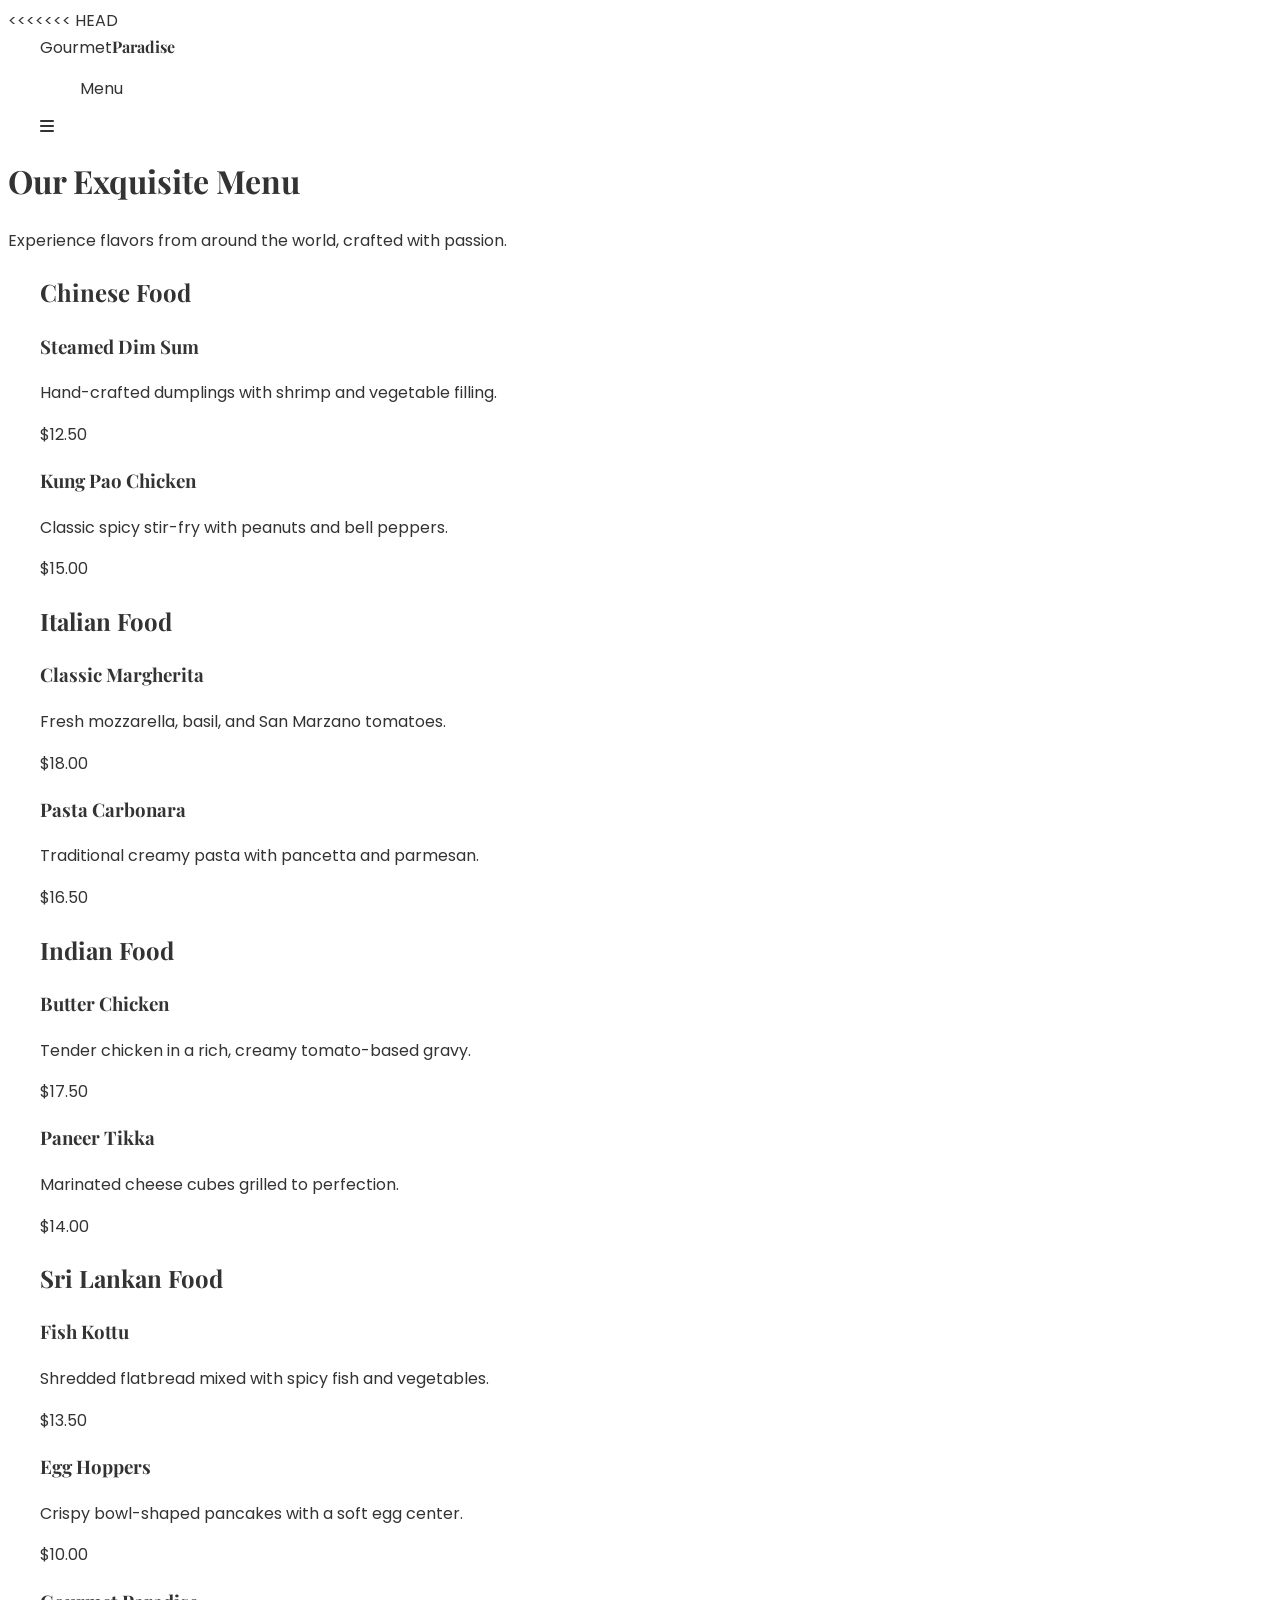
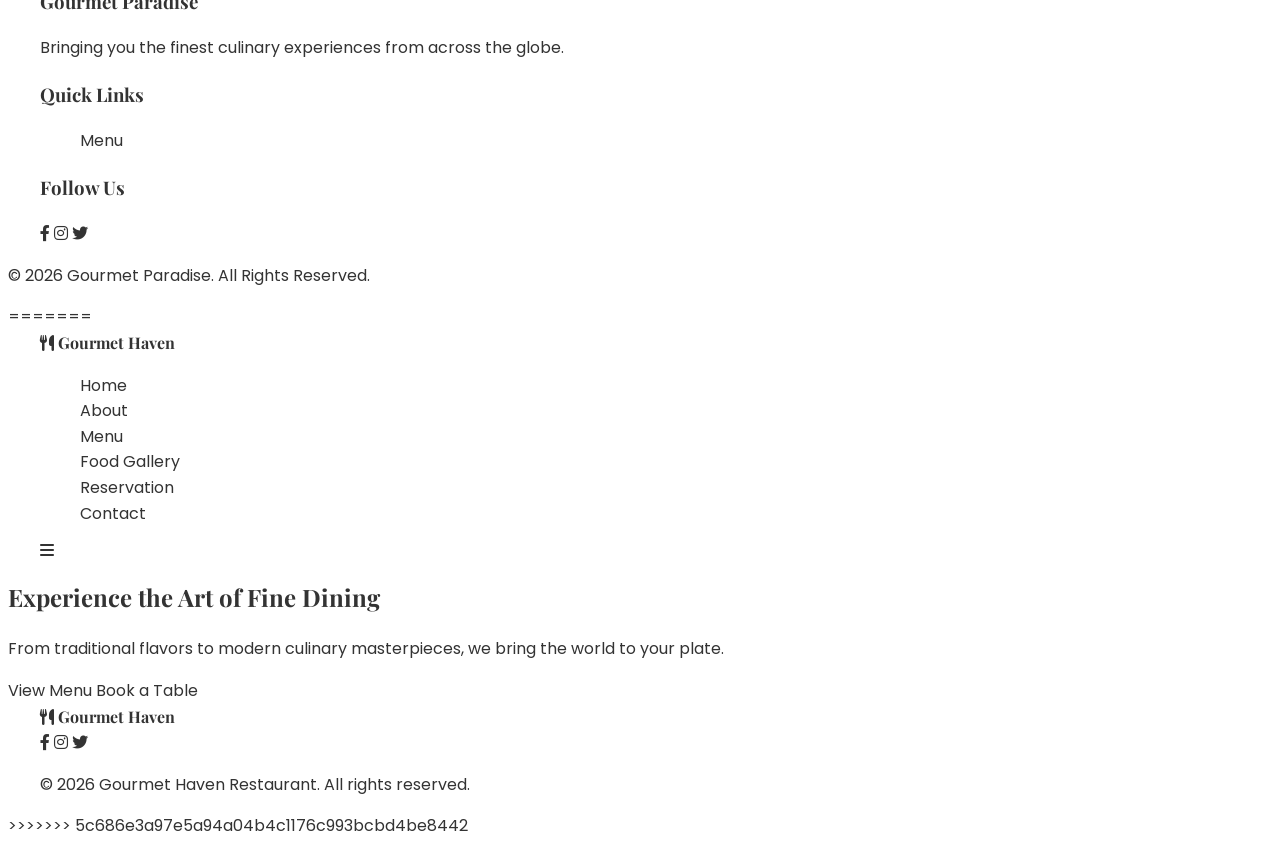
<file: index.html>
<<<<<<< HEAD
<!DOCTYPE html>
<html lang="en">
<head>
    <meta charset="UTF-8">
    <meta name="viewport" content="width=device-width, initial-scale=1.0">
    <title>Gourmet Paradise | Menu</title>
    <link rel="stylesheet" href="style.css">
    <link rel="stylesheet" href="https://cdnjs.cloudflare.com/ajax/libs/font-awesome/6.0.0/css/all.min.css">
</head>
<body>

    <!-- Navigation Bar -->
    <nav class="navbar">
        <div class="container">
            <a href="#" class="logo">Gourmet<span>Paradise</span></a>
            <ul class="nav-links">
                <li><a href="#" class="active">Menu</a></li>
            </ul>
            <div class="menu-btn">
                <i class="fas fa-bars"></i>
            </div>
        </div>
    </nav>

    <!-- Hero Section -->
    <header class="hero">
        <div class="hero-content">
            <h1>Our Exquisite Menu</h1>
            <p>Experience flavors from around the world, crafted with passion.</p>
        </div>
    </header>

    <!-- Menu Section -->
    <section class="menu-section">
        <div class="container">
            
            <!-- Chinese Food -->
            <div class="category-group">
                <h2 class="category-title">Chinese Food</h2>
                <div class="menu-grid">
                    <div class="menu-card">
                        <div class="card-content">
                            <h3>Steamed Dim Sum</h3>
                            <p>Hand-crafted dumplings with shrimp and vegetable filling.</p>
                            <span class="price">$12.50</span>
                        </div>
                    </div>
                    <div class="menu-card">
                        <div class="card-content">
                            <h3>Kung Pao Chicken</h3>
                            <p>Classic spicy stir-fry with peanuts and bell peppers.</p>
                            <span class="price">$15.00</span>
                        </div>
                    </div>
                </div>
            </div>

            <!-- Italian Food -->
            <div class="category-group">
                <h2 class="category-title">Italian Food</h2>
                <div class="menu-grid">
                    <div class="menu-card">
                        <div class="card-content">
                            <h3>Classic Margherita</h3>
                            <p>Fresh mozzarella, basil, and San Marzano tomatoes.</p>
                            <span class="price">$18.00</span>
                        </div>
                    </div>
                    <div class="menu-card">
                        <div class="card-content">
                            <h3>Pasta Carbonara</h3>
                            <p>Traditional creamy pasta with pancetta and parmesan.</p>
                            <span class="price">$16.50</span>
                        </div>
                    </div>
                </div>
            </div>

            <!-- Indian Food -->
            <div class="category-group">
                <h2 class="category-title">Indian Food</h2>
                <div class="menu-grid">
                    <div class="menu-card">
                        <div class="card-content">
                            <h3>Butter Chicken</h3>
                            <p>Tender chicken in a rich, creamy tomato-based gravy.</p>
                            <span class="price">$17.50</span>
                        </div>
                    </div>
                    <div class="menu-card">
                        <div class="card-content">
                            <h3>Paneer Tikka</h3>
                            <p>Marinated cheese cubes grilled to perfection.</p>
                            <span class="price">$14.00</span>
                        </div>
                    </div>
                </div>
            </div>

            <!-- Sri Lankan Food -->
            <div class="category-group">
                <h2 class="category-title">Sri Lankan Food</h2>
                <div class="menu-grid">
                    <div class="menu-card">
                        <div class="card-content">
                            <h3>Fish Kottu</h3>
                            <p>Shredded flatbread mixed with spicy fish and vegetables.</p>
                            <span class="price">$13.50</span>
                        </div>
                    </div>
                    <div class="menu-card">
                        <div class="card-content">
                            <h3>Egg Hoppers</h3>
                            <p>Crispy bowl-shaped pancakes with a soft egg center.</p>
                            <span class="price">$10.00</span>
                        </div>
                    </div>
                </div>
            </div>

        </div>
    </section>

    <!-- Footer -->
    <footer>
        <div class="container footer-content">
            <div class="footer-section">
                <h3>Gourmet Paradise</h3>
                <p>Bringing you the finest culinary experiences from across the globe.</p>
            </div>
            <div class="footer-section">
                <h3>Quick Links</h3>
                <ul>
                    <li><a href="#">Menu</a></li>
                </ul>
            </div>
            <div class="footer-section">
                <h3>Follow Us</h3>
                <div class="socials">
                    <a href="#"><i class="fab fa-facebook-f"></i></a>
                    <a href="#"><i class="fab fa-instagram"></i></a>
                    <a href="#"><i class="fab fa-twitter"></i></a>
                </div>
            </div>
        </div>
        <div class="footer-bottom">
            <p>&copy; 2026 Gourmet Paradise. All Rights Reserved.</p>
        </div>
    </footer>

    <script src="script.js"></script>
</body>
=======
<!doctype html>
<html lang="en">
  <head>
    <meta charset="UTF-8" />
    <meta name="viewport" content="width=device-width, initial-scale=1.0" />
    <title>Gourmet Haven | Exquisite Dining Experience</title>
    <link rel="stylesheet" href="style.css" />
    <link
      rel="stylesheet"
      href="https://cdnjs.cloudflare.com/ajax/libs/font-awesome/6.0.0/css/all.min.css"
    />
    <link
      href="https://fonts.googleapis.com/css2?family=Playfair+Display:ital,wght@0,400;0,700;1,400&family=Poppins:wght@300;400;600&display=swap"
      rel="stylesheet"
    />
  </head>
  <body>
    <!-- Navigation -->
    <header class="navbar">
      <div class="container">
        <div class="logo">
          <a href="#">
            <i class="fas fa-utensils"></i>
            <span>Gourmet Haven</span>
          </a>
        </div>
        <nav class="nav-links" id="navLinks">
          <ul>
            <li><a href="#home" class="active">Home</a></li>
            <li><a href="#about">About</a></li>
            <li><a href="#menu">Menu</a></li>
            <li><a href="#gallery">Food Gallery</a></li>
            <li><a href="#reservation">Reservation</a></li>
            <li><a href="#contact">Contact</a></li>
          </ul>
        </nav>
        <div class="menu-toggle" id="mobile-menu">
          <i class="fas fa-bars"></i>
        </div>
      </div>
    </header>

    <!-- Hero Section -->
    <section class="hero" id="home">
      <div class="hero-overlay"></div>
      <div class="hero-content">
        <h1>
          Experience the Art of <span class="highlight">Fine Dining</span>
        </h1>
        <p>
          From traditional flavors to modern culinary masterpieces, we bring the
          world to your plate.
        </p>
        <div class="hero-btns">
          <a href="#menu" class="btn btn-primary">View Menu</a>
          <a href="#reservation" class="btn btn-secondary">Book a Table</a>
        </div>
      </div>
    </section>

    <!-- About Section -->

    <!-- Footer -->
    <footer>
      <div class="container">
        <div class="footer-content">
          <div class="logo">
            <i class="fas fa-utensils"></i>
            <span>Gourmet Haven</span>
          </div>
          <div class="social-links">
            <a href="#"><i class="fab fa-facebook-f"></i></a>
            <a href="#"><i class="fab fa-instagram"></i></a>
            <a href="#"><i class="fab fa-twitter"></i></a>
          </div>
          <p class="copyright">
            &copy; 2026 Gourmet Haven Restaurant. All rights reserved.
          </p>
        </div>
      </div>
    </footer>

    <script src="script.js"></script>
  </body>
>>>>>>> 5c686e3a97e5a94a04b4c1176c993bcbd4be8442
</html>
</file>
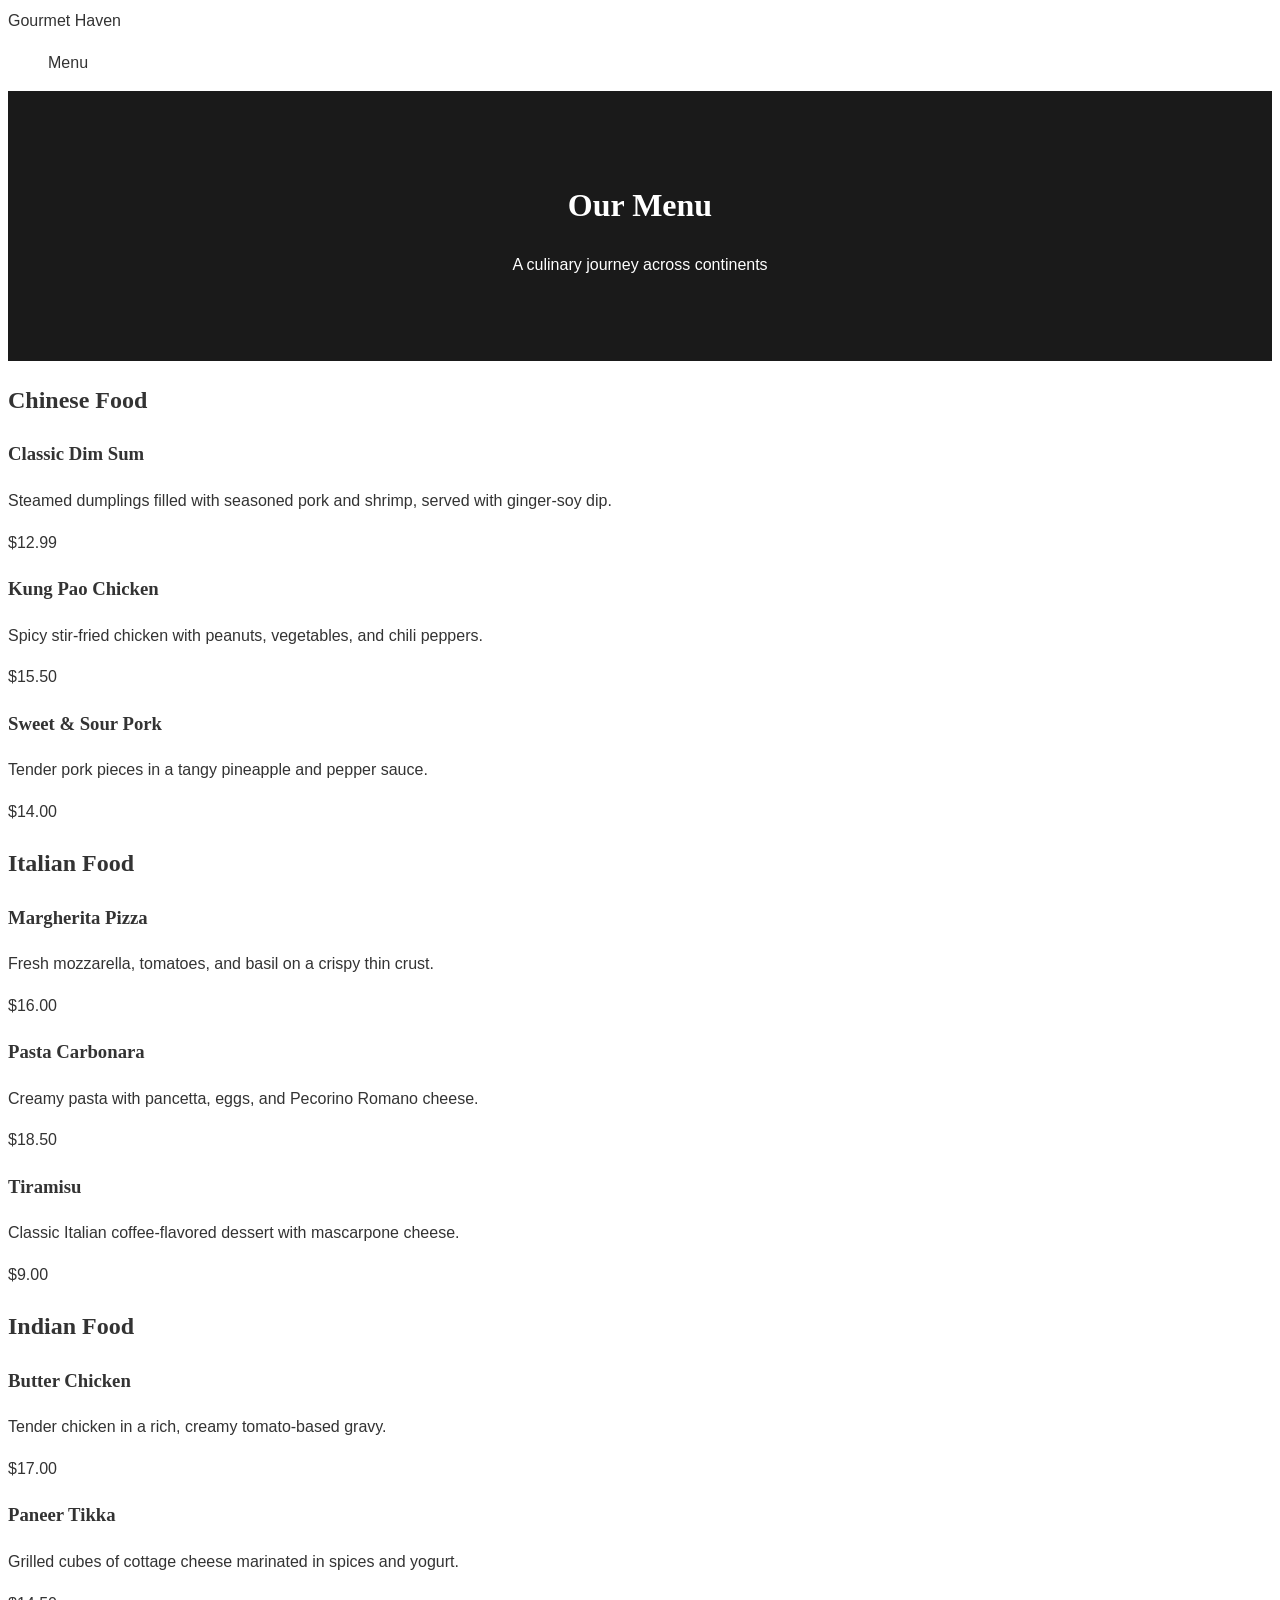
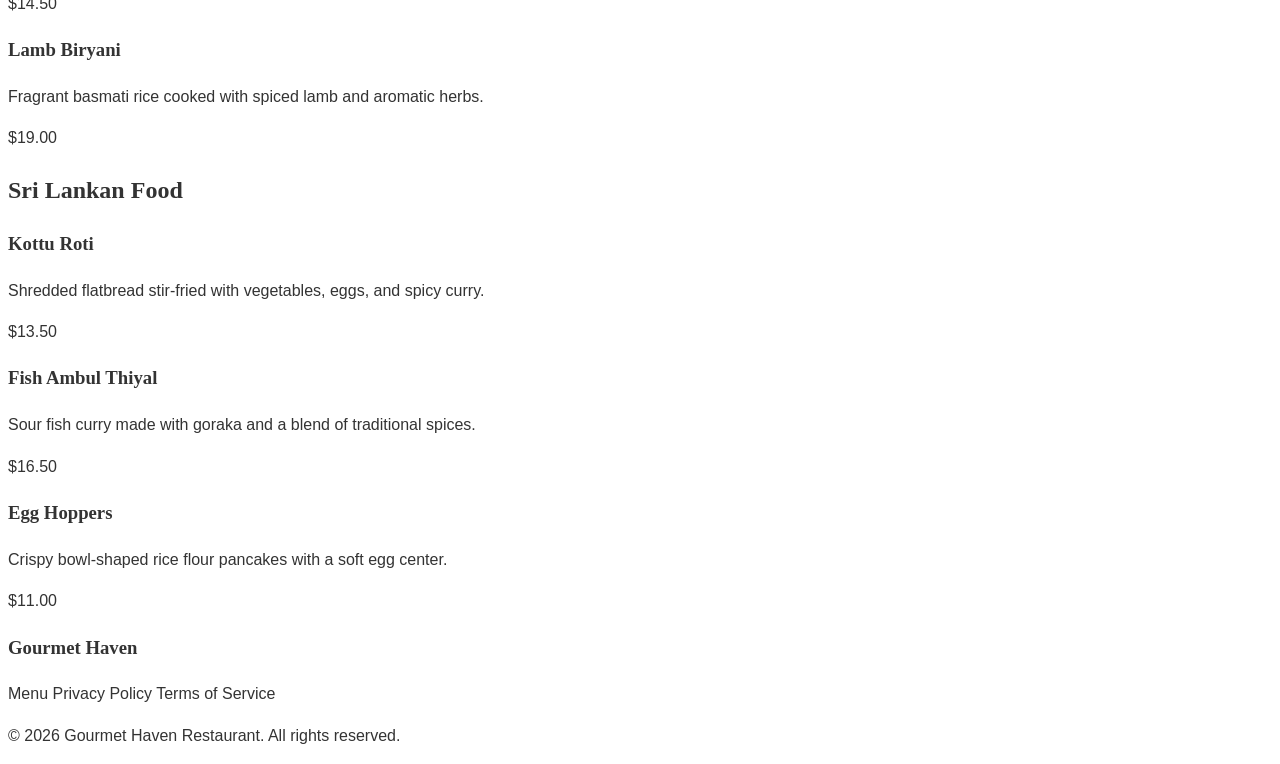
<file: menu.html>
<!DOCTYPE html>
<html lang="en">
<head>
    <meta charset="UTF-8">
    <meta name="viewport" content="width=device-width, initial-scale=1.0">
    <title>Gourmet Haven | Our Menu</title>
    <link rel="stylesheet" href="style.css">
</head>
<body>
    <nav>
        <div class="logo">Gourmet Haven</div>
        <ul>
            <li><a href="menu.html">Menu</a></li>
        </ul>
    </nav>

    <header style="height: 30vh; background: var(--secondary-color); display: flex; justify-content: center; align-items: center; color: #fff; text-align: center;">
        <div>
            <h1>Our Menu</h1>
            <p>A culinary journey across continents</p>
        </div>
    </header>

    <div class="menu-container">
        
        <!-- Chinese Food -->
        <div class="category-wrapper">
            <h2 class="category-title">Chinese Food</h2>
            <div class="menu-grid">
                <div class="food-card">
                    <div class="food-info">
                        <h3 class="food-name">Classic Dim Sum</h3>
                        <p class="food-desc">Steamed dumplings filled with seasoned pork and shrimp, served with ginger-soy dip.</p>
                        <p class="food-price">$12.99</p>
                    </div>
                </div>
                <div class="food-card">
                    <div class="food-info">
                        <h3 class="food-name">Kung Pao Chicken</h3>
                        <p class="food-desc">Spicy stir-fried chicken with peanuts, vegetables, and chili peppers.</p>
                        <p class="food-price">$15.50</p>
                    </div>
                </div>
                <div class="food-card">
                    <div class="food-info">
                        <h3 class="food-name">Sweet & Sour Pork</h3>
                        <p class="food-desc">Tender pork pieces in a tangy pineapple and pepper sauce.</p>
                        <p class="food-price">$14.00</p>
                    </div>
                </div>
            </div>
        </div>

        <!-- Italian Food -->
        <div class="category-wrapper">
            <h2 class="category-title">Italian Food</h2>
            <div class="menu-grid">
                <div class="food-card">
                    <div class="food-info">
                        <h3 class="food-name">Margherita Pizza</h3>
                        <p class="food-desc">Fresh mozzarella, tomatoes, and basil on a crispy thin crust.</p>
                        <p class="food-price">$16.00</p>
                    </div>
                </div>
                <div class="food-card">
                    <div class="food-info">
                        <h3 class="food-name">Pasta Carbonara</h3>
                        <p class="food-desc">Creamy pasta with pancetta, eggs, and Pecorino Romano cheese.</p>
                        <p class="food-price">$18.50</p>
                    </div>
                </div>
                <div class="food-card">
                    <div class="food-info">
                        <h3 class="food-name">Tiramisu</h3>
                        <p class="food-desc">Classic Italian coffee-flavored dessert with mascarpone cheese.</p>
                        <p class="food-price">$9.00</p>
                    </div>
                </div>
            </div>
        </div>

        <!-- Indian Food -->
        <div class="category-wrapper">
            <h2 class="category-title">Indian Food</h2>
            <div class="menu-grid">
                <div class="food-card">
                    <div class="food-info">
                        <h3 class="food-name">Butter Chicken</h3>
                        <p class="food-desc">Tender chicken in a rich, creamy tomato-based gravy.</p>
                        <p class="food-price">$17.00</p>
                    </div>
                </div>
                <div class="food-card">
                    <div class="food-info">
                        <h3 class="food-name">Paneer Tikka</h3>
                        <p class="food-desc">Grilled cubes of cottage cheese marinated in spices and yogurt.</p>
                        <p class="food-price">$14.50</p>
                    </div>
                </div>
                <div class="food-card">
                    <div class="food-info">
                        <h3 class="food-name">Lamb Biryani</h3>
                        <p class="food-desc">Fragrant basmati rice cooked with spiced lamb and aromatic herbs.</p>
                        <p class="food-price">$19.00</p>
                    </div>
                </div>
            </div>
        </div>

        <!-- Sri Lankan Food -->
        <div class="category-wrapper">
            <h2 class="category-title">Sri Lankan Food</h2>
            <div class="menu-grid">
                <div class="food-card">
                    <div class="food-info">
                        <h3 class="food-name">Kottu Roti</h3>
                        <p class="food-desc">Shredded flatbread stir-fried with vegetables, eggs, and spicy curry.</p>
                        <p class="food-price">$13.50</p>
                    </div>
                </div>
                <div class="food-card">
                    <div class="food-info">
                        <h3 class="food-name">Fish Ambul Thiyal</h3>
                        <p class="food-desc">Sour fish curry made with goraka and a blend of traditional spices.</p>
                        <p class="food-price">$16.50</p>
                    </div>
                </div>
                <div class="food-card">
                    <div class="food-info">
                        <h3 class="food-name">Egg Hoppers</h3>
                        <p class="food-desc">Crispy bowl-shaped rice flour pancakes with a soft egg center.</p>
                        <p class="food-price">$11.00</p>
                    </div>
                </div>
            </div>
        </div>

    </div>

    <footer>
        <div class="footer-content">
            <h3>Gourmet Haven</h3>
            <div class="footer-links">
                <a href="menu.html">Menu</a>
                <a href="#">Privacy Policy</a>
                <a href="#">Terms of Service</a>
            </div>
            <p>&copy; 2026 Gourmet Haven Restaurant. All rights reserved.</p>
        </div>
    </footer>
    <script src="script.js"></script>
</body>
</html>
</file>
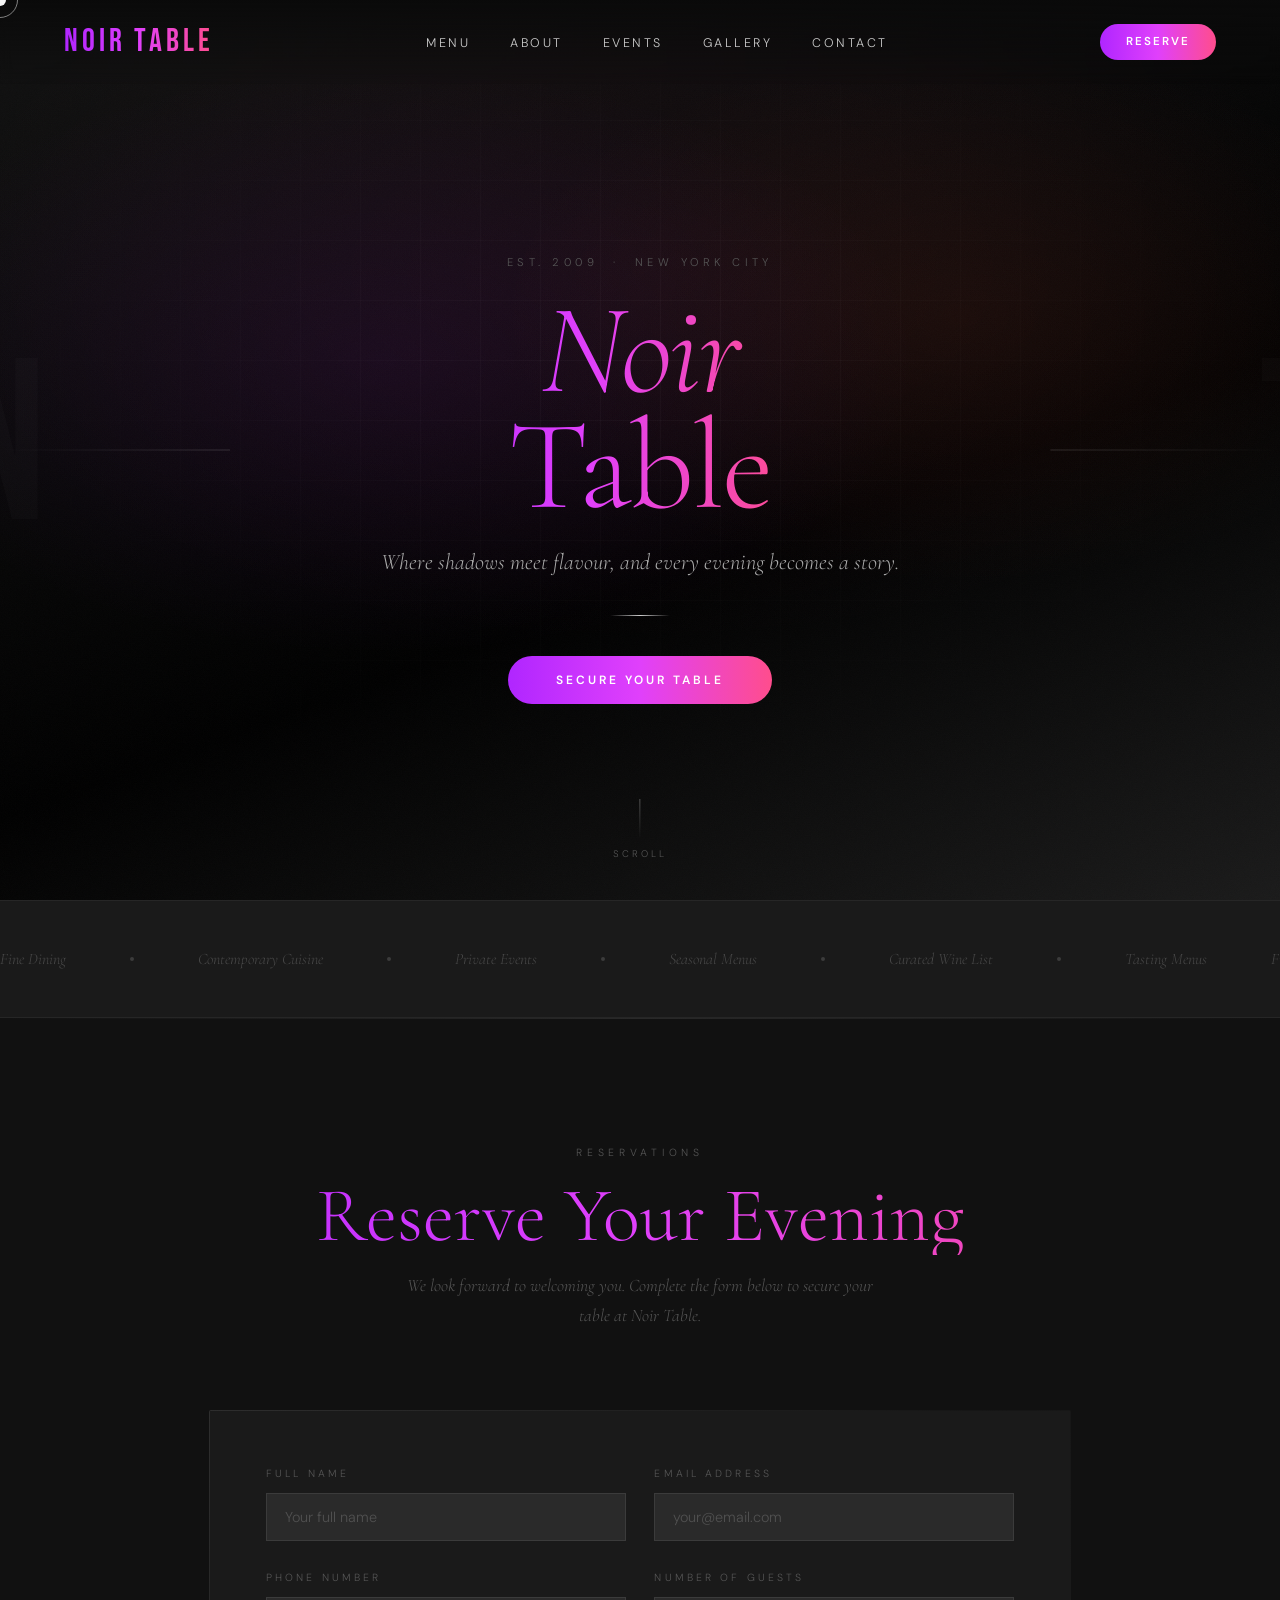
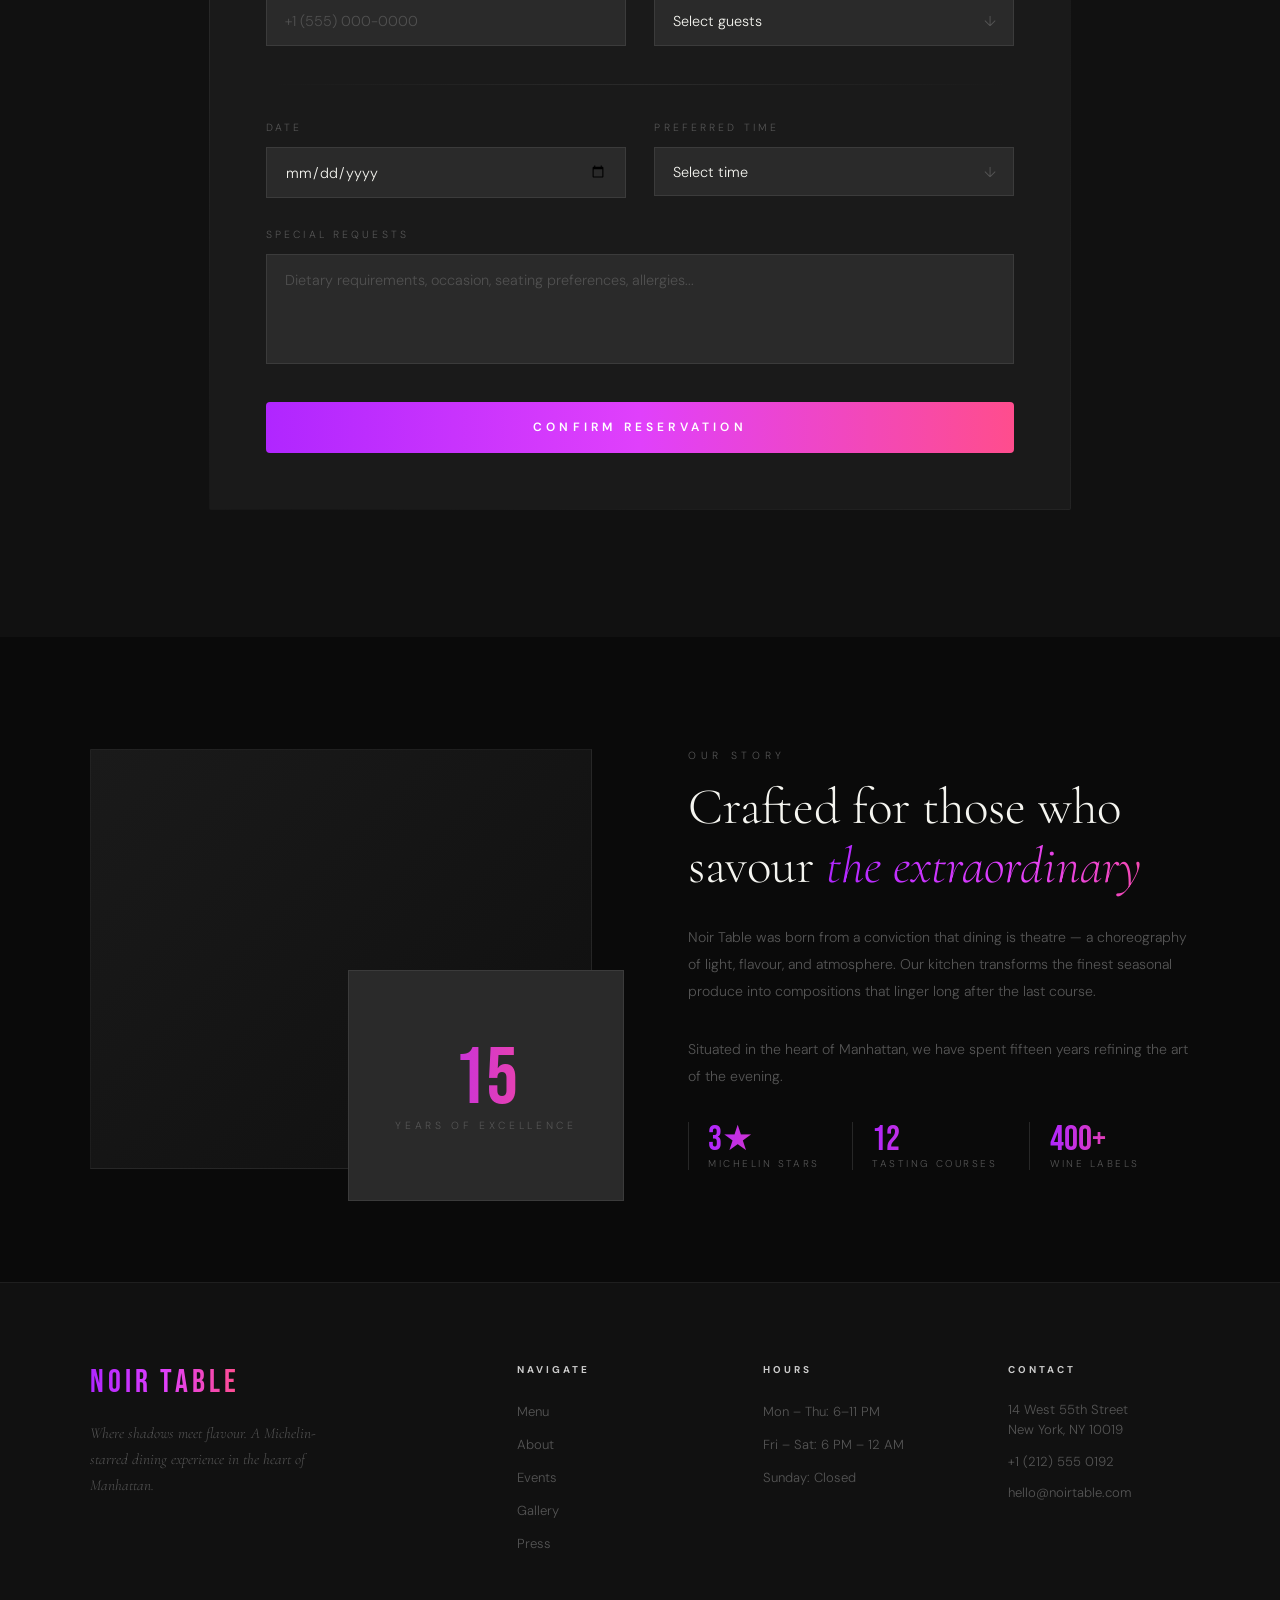
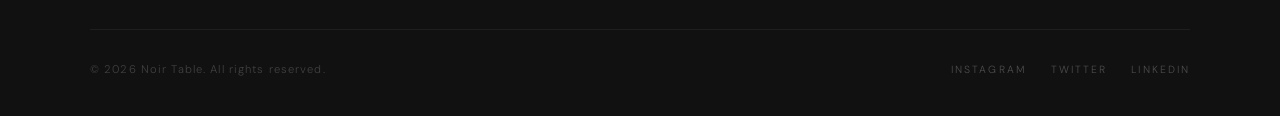
<file: ReservationPage.html>
<!DOCTYPE html>
<html lang="en">
<head>
  <meta charset="UTF-8" />
  <meta name="viewport" content="width=device-width, initial-scale=1.0"/>
  <title>Noir Table — Reserve Your Evening</title>
  <link href="https://fonts.googleapis.com/css2?family=Cormorant+Garamond:ital,wght@0,300;0,400;0,600;1,300;1,400&family=Bebas+Neue&family=DM+Sans:wght@300;400;500&display=swap" rel="stylesheet"/>
  <style>
    *, *::before, *::after { box-sizing: border-box; margin: 0; padding: 0; }

    :root {
      --black: #0a0a0a;
      --off-black: #111111;
      --charcoal: #1a1a1a;
      --dark-gray: #2a2a2a;
      --mid-gray: #555;
      --light-gray: #aaa;
      --silver: #ccc;
      --off-white: #f5f5f0;
      --white: #ffffff;
      --cream: #faf9f6;
      /* Vivid gradient palette */
      --g1: #b026ff;
      --g2: #e040fb;
      --g3: #ff4d8d;
      --g4: #ff6b35;
    }

    @keyframes gradientShift {
      0%   { background-position: 0% center; }
      100% { background-position: 200% center; }
    }

    @keyframes btnGlow {
      0%, 100% { box-shadow: 0 0 25px rgba(176,38,255,0.4), 0 0 60px rgba(255,77,141,0.2); }
      50%       { box-shadow: 0 0 40px rgba(255,107,53,0.5), 0 0 80px rgba(255,77,141,0.3); }
    }

    html { scroll-behavior: smooth; }

    body {
      background: var(--black);
      color: var(--off-white);
      font-family: 'DM Sans', sans-serif;
      font-weight: 300;
      overflow-x: hidden;
      cursor: none;
    }

    /* Custom cursor */
    .cursor {
      width: 12px; height: 12px;
      background: var(--white);
      border-radius: 50%;
      position: fixed;
      top: 0; left: 0;
      pointer-events: none;
      z-index: 9999;
      transform: translate(-50%, -50%);
      transition: transform 0.15s ease, width 0.2s, height 0.2s, background 0.2s;
      mix-blend-mode: difference;
    }
    .cursor-ring {
      width: 36px; height: 36px;
      border: 1px solid rgba(255,255,255,0.5);
      border-radius: 50%;
      position: fixed;
      top: 0; left: 0;
      pointer-events: none;
      z-index: 9998;
      transform: translate(-50%, -50%);
      transition: all 0.35s ease;
      mix-blend-mode: difference;
    }
    body:hover .cursor-ring { opacity: 1; }

    /* ===== NAVBAR ===== */
    nav {
      position: fixed;
      top: 0; left: 0; right: 0;
      z-index: 100;
      display: flex;
      align-items: center;
      justify-content: space-between;
      padding: 1.4rem 4rem;
      background: linear-gradient(to bottom, rgba(10,10,10,0.98) 0%, rgba(10,10,10,0) 100%);
      backdrop-filter: blur(6px);
    }

    .nav-logo {
      font-family: 'Bebas Neue', sans-serif;
      font-size: 2rem;
      letter-spacing: 0.12em;
      background: linear-gradient(90deg, var(--g1) 0%, var(--g2) 25%, var(--g3) 50%, var(--g4) 75%, var(--g1) 100%);
      background-size: 200% auto;
      -webkit-background-clip: text;
      -webkit-text-fill-color: transparent;
      background-clip: text;
      animation: gradientShift 3s linear infinite;
    }

    .nav-links {
      display: flex;
      gap: 2.5rem;
      list-style: none;
    }

    .nav-links a {
      color: var(--silver);
      text-decoration: none;
      font-size: 0.78rem;
      letter-spacing: 0.2em;
      text-transform: uppercase;
      transition: color 0.3s;
      position: relative;
    }
    .nav-links a::after {
      content: '';
      position: absolute;
      bottom: -3px; left: 0;
      width: 0; height: 1px;
      background: var(--white);
      transition: width 0.3s ease;
    }
    .nav-links a:hover { color: var(--white); }
    .nav-links a:hover::after { width: 100%; }

    .nav-reserve-btn {
      font-family: 'DM Sans', sans-serif;
      font-size: 0.72rem;
      letter-spacing: 0.18em;
      text-transform: uppercase;
      padding: 0.65rem 1.6rem;
      border: none;
      color: var(--white);
      font-weight: 600;
      border-radius: 999px;
      background: linear-gradient(90deg, var(--g1) 0%, var(--g2) 25%, var(--g3) 50%, var(--g4) 75%, var(--g1) 100%);
      background-size: 200% auto;
      cursor: none;
      animation: gradientShift 2s linear infinite;
      transition: transform 0.2s, box-shadow 0.3s;
    }
    .nav-reserve-btn:hover {
      transform: scale(1.05);
      box-shadow: 0 0 20px rgba(255,77,141,0.5);
    }

    /* ===== HERO ===== */
    .hero {
      min-height: 100vh;
      display: grid;
      place-items: center;
      position: relative;
      overflow: hidden;
      padding: 8rem 2rem 4rem;
    }

    .hero-bg {
      position: absolute;
      inset: 0;
      background:
        radial-gradient(ellipse 70% 55% at 30% 40%, rgba(176,38,255,0.08) 0%, transparent 60%),
        radial-gradient(ellipse 60% 50% at 75% 35%, rgba(255,107,53,0.07) 0%, transparent 60%),
        radial-gradient(ellipse 80% 60% at 50% 30%, rgba(255,77,141,0.05) 0%, transparent 70%),
        linear-gradient(160deg, #111 0%, #000 60%, #1a1a1a 100%);
    }

    .hero-grid {
      position: absolute;
      inset: 0;
      background-image:
        linear-gradient(rgba(255,255,255,0.03) 1px, transparent 1px),
        linear-gradient(90deg, rgba(255,255,255,0.03) 1px, transparent 1px);
      background-size: 60px 60px;
      mask-image: radial-gradient(ellipse 80% 70% at 50% 40%, black 0%, transparent 70%);
    }

    .hero-noise {
      position: absolute;
      inset: 0;
      opacity: 0.025;
      background-image: url("data:image/svg+xml,%3Csvg viewBox='0 0 256 256' xmlns='http://www.w3.org/2000/svg'%3E%3Cfilter id='n'%3E%3CfeTurbulence type='fractalNoise' baseFrequency='0.9' numOctaves='4' stitchTiles='stitch'/%3E%3C/filter%3E%3Crect width='100%25' height='100%25' filter='url(%23n)'/%3E%3C/svg%3E");
      background-repeat: repeat;
      background-size: 200px 200px;
    }

    /* Decorative lines */
    .deco-line-left, .deco-line-right {
      position: absolute;
      top: 50%;
      width: 18vw;
      height: 1px;
      background: linear-gradient(to right, transparent, rgba(255,255,255,0.15));
    }
    .deco-line-left { left: 0; transform: translateY(-50%); }
    .deco-line-right { right: 0; transform: translateY(-50%) rotate(180deg); }

    .hero-content {
      position: relative;
      text-align: center;
      max-width: 820px;
    }

    .hero-eyebrow {
      font-size: 0.7rem;
      letter-spacing: 0.4em;
      text-transform: uppercase;
      color: var(--mid-gray);
      margin-bottom: 1.5rem;
      animation: fadeSlideUp 1s ease both;
    }

    .hero-title {
      font-family: 'Cormorant Garamond', serif;
      font-size: clamp(4rem, 10vw, 9rem);
      font-weight: 300;
      line-height: 0.9;
      letter-spacing: -0.02em;
      background: linear-gradient(90deg, var(--g1) 0%, var(--g2) 20%, var(--g3) 40%, var(--g4) 60%, var(--g3) 80%, var(--g1) 100%);
      background-size: 200% auto;
      -webkit-background-clip: text;
      -webkit-text-fill-color: transparent;
      background-clip: text;
      animation: fadeSlideUp 1s 0.15s ease both, gradientShift 2s linear infinite;
      margin-bottom: 0.4rem;
    }

    .hero-title em {
      font-style: italic;
      font-weight: 300;
    }

    .hero-subtitle {
      font-family: 'Cormorant Garamond', serif;
      font-style: italic;
      font-size: clamp(1rem, 2vw, 1.4rem);
      color: var(--light-gray);
      margin: 1.5rem 0 2.5rem;
      animation: fadeSlideUp 1s 0.3s ease both;
    }

    .hero-divider {
      width: 60px;
      height: 1px;
      background: linear-gradient(to right, transparent, var(--silver), transparent);
      margin: 0 auto 2.5rem;
      animation: fadeIn 1s 0.45s ease both;
    }

    .hero-cta {
      display: inline-block;
      padding: 1rem 3rem;
      border: none;
      color: var(--white);
      text-decoration: none;
      font-size: 0.75rem;
      font-weight: 600;
      letter-spacing: 0.25em;
      text-transform: uppercase;
      position: relative;
      overflow: hidden;
      animation: fadeSlideUp 1s 0.5s ease both;
      cursor: none;
      border-radius: 999px;
      background: linear-gradient(90deg, var(--g1) 0%, var(--g2) 25%, var(--g3) 50%, var(--g4) 75%, var(--g1) 100%);
      background-size: 200% auto;
      animation: fadeSlideUp 1s 0.5s ease both, gradientShift 2s linear infinite, btnGlow 3s ease infinite;
      transition: transform 0.3s, letter-spacing 0.3s;
    }
    .hero-cta:hover {
      transform: scale(1.05);
      letter-spacing: 0.32em;
    }
    .hero-cta::before { display: none; }

    /* Floating digits */
    .hero-float {
      position: absolute;
      font-family: 'Bebas Neue', sans-serif;
      font-size: 18vw;
      color: rgba(255,255,255,0.018);
      user-select: none;
      letter-spacing: -0.05em;
      top: 50%;
      transform: translateY(-50%);
    }
    .hero-float.left { left: -4vw; }
    .hero-float.right { right: -4vw; }

    /* Scroll indicator */
    .scroll-indicator {
      position: absolute;
      bottom: 2.5rem;
      left: 50%;
      transform: translateX(-50%);
      display: flex;
      flex-direction: column;
      align-items: center;
      gap: 0.5rem;
      color: var(--mid-gray);
      font-size: 0.6rem;
      letter-spacing: 0.3em;
      text-transform: uppercase;
      animation: fadeIn 2s 1s ease both;
    }
    .scroll-line {
      width: 1px;
      height: 40px;
      background: linear-gradient(to bottom, var(--mid-gray), transparent);
      animation: scrollPulse 2s ease infinite;
    }

    /* ===== RESERVATION SECTION ===== */
    .reservation-section {
      padding: 8rem 2rem;
      position: relative;
      background: var(--off-black);
    }

    .section-bg-accent {
      position: absolute;
      top: 0; left: 0; right: 0;
      height: 1px;
      background: linear-gradient(to right, transparent, rgba(255,255,255,0.1), transparent);
    }

    .section-header {
      text-align: center;
      margin-bottom: 5rem;
    }

    .section-label {
      font-size: 0.65rem;
      letter-spacing: 0.45em;
      text-transform: uppercase;
      color: var(--mid-gray);
      margin-bottom: 1.2rem;
    }

    .section-title {
      font-family: 'Cormorant Garamond', serif;
      font-size: clamp(2.5rem, 6vw, 5rem);
      font-weight: 300;
      line-height: 1;
      background: linear-gradient(90deg, var(--g1) 0%, var(--g2) 25%, var(--g3) 50%, var(--g4) 75%, var(--g1) 100%);
      background-size: 200% auto;
      -webkit-background-clip: text;
      -webkit-text-fill-color: transparent;
      background-clip: text;
      animation: gradientShift 2.5s linear infinite;
      margin-bottom: 1rem;
    }

    .section-desc {
      font-family: 'Cormorant Garamond', serif;
      font-style: italic;
      color: var(--mid-gray);
      font-size: 1.1rem;
      max-width: 500px;
      margin: 0 auto;
      line-height: 1.7;
    }

    /* ===== FORM CONTAINER ===== */
    .form-wrapper {
      max-width: 860px;
      margin: 0 auto;
      position: relative;
    }

    .form-wrapper::before {
      content: '';
      position: absolute;
      inset: -1px;
      background: linear-gradient(135deg, rgba(255,255,255,0.12), rgba(255,255,255,0.02), rgba(255,255,255,0.08));
      border-radius: 2px;
      z-index: 0;
    }

    .reservation-form {
      position: relative;
      background: var(--charcoal);
      padding: 3.5rem;
      z-index: 1;
    }

    /* Form grid */
    .form-grid {
      display: grid;
      grid-template-columns: 1fr 1fr;
      gap: 1.8rem;
    }

    .form-group {
      position: relative;
    }

    .form-group.full {
      grid-column: 1 / -1;
    }

    .form-label {
      display: block;
      font-size: 0.65rem;
      letter-spacing: 0.3em;
      text-transform: uppercase;
      color: var(--mid-gray);
      margin-bottom: 0.8rem;
      transition: color 0.3s;
    }

    .form-group:focus-within .form-label {
      color: var(--silver);
    }

    .form-input, .form-select, .form-textarea {
      width: 100%;
      background: var(--dark-gray);
      border: 1px solid rgba(255,255,255,0.08);
      color: var(--off-white);
      font-family: 'DM Sans', sans-serif;
      font-size: 0.9rem;
      font-weight: 300;
      padding: 0.9rem 1.1rem;
      outline: none;
      transition: all 0.3s;
      appearance: none;
      -webkit-appearance: none;
      border-radius: 0;
      cursor: none;
    }

    .form-input::placeholder,
    .form-textarea::placeholder {
      color: rgba(255,255,255,0.18);
    }

    .form-input:focus, .form-select:focus, .form-textarea:focus {
      border-color: rgba(255,255,255,0.35);
      background: rgba(255,255,255,0.05);
      box-shadow: 0 0 0 1px rgba(255,255,255,0.07);
    }

    .form-input.error, .form-select.error, .form-textarea.error {
      border-color: rgba(255,80,80,0.6);
    }

    .error-msg {
      font-size: 0.65rem;
      color: rgba(255,100,100,0.9);
      letter-spacing: 0.1em;
      margin-top: 0.4rem;
      display: none;
    }
    .error-msg.show { display: block; }

    /* Select styling */
    .select-wrapper {
      position: relative;
    }
    .select-wrapper::after {
      content: '↓';
      position: absolute;
      right: 1.1rem;
      top: 50%;
      transform: translateY(-50%);
      color: var(--mid-gray);
      pointer-events: none;
      font-size: 0.9rem;
    }

    .form-select option {
      background: var(--dark-gray);
      color: var(--off-white);
    }

    .form-textarea {
      resize: none;
      height: 110px;
      line-height: 1.6;
      cursor: none;
    }

    /* Input underline effect */
    .input-line {
      height: 2px;
      background: linear-gradient(90deg, var(--g1), var(--g2), var(--g3), var(--g4));
      background-size: 200% auto;
      animation: gradientShift 2s linear infinite;
      transform: scaleX(0);
      transform-origin: left;
      transition: transform 0.4s ease;
      margin-top: -1px;
    }
    .form-group:focus-within .input-line { transform: scaleX(1); }

    /* Form divider */
    .form-divider {
      grid-column: 1 / -1;
      height: 1px;
      background: linear-gradient(to right, transparent, rgba(255,255,255,0.07), transparent);
      margin: 0.5rem 0;
    }

    /* Submit button */
    .submit-btn {
      width: 100%;
      padding: 1.1rem 2rem;
      background: linear-gradient(90deg, var(--g1) 0%, var(--g2) 25%, var(--g3) 50%, var(--g4) 75%, var(--g1) 100%);
      background-size: 200% auto;
      border: none;
      color: var(--white);
      font-family: 'DM Sans', sans-serif;
      font-size: 0.75rem;
      font-weight: 600;
      letter-spacing: 0.35em;
      text-transform: uppercase;
      cursor: none;
      position: relative;
      overflow: hidden;
      margin-top: 2rem;
      border-radius: 4px;
      animation: gradientShift 2s linear infinite, btnGlow 3s ease infinite;
      transition: transform 0.2s, letter-spacing 0.3s;
    }
    .submit-btn::before { display: none; }
    .submit-btn::after { display: none; }
    .submit-btn:hover { transform: scale(1.01); letter-spacing: 0.42em; }

    /* ===== CONFIRMATION OVERLAY ===== */
    .confirmation-overlay {
      display: none;
      position: fixed;
      inset: 0;
      background: rgba(0,0,0,0.88);
      backdrop-filter: blur(12px);
      z-index: 500;
      place-items: center;
    }
    .confirmation-overlay.active { display: grid; }

    .confirmation-card {
      text-align: center;
      padding: 4rem 5rem;
      background: var(--charcoal);
      border: 1px solid rgba(255,255,255,0.1);
      max-width: 520px;
      width: 90%;
      position: relative;
      animation: confirmIn 0.6s cubic-bezier(0.16, 1, 0.3, 1) both;
    }

    .confirmation-card::before {
      content: '';
      position: absolute;
      inset: -1px;
      background: linear-gradient(135deg, rgba(255,255,255,0.15), transparent, rgba(255,255,255,0.08));
      z-index: -1;
    }

    .confirm-icon {
      width: 64px;
      height: 64px;
      border: 2px solid transparent;
      background: linear-gradient(var(--charcoal), var(--charcoal)) padding-box,
                  linear-gradient(90deg, var(--g1), var(--g3), var(--g4)) border-box;
      border-radius: 50%;
      display: flex;
      align-items: center;
      justify-content: center;
      margin: 0 auto 2rem;
      font-size: 1.5rem;
      background-size: 200% auto;
      animation: gradientShift 2s linear infinite;
    }

    .confirm-title {
      font-family: 'Cormorant Garamond', serif;
      font-size: 2.8rem;
      font-weight: 300;
      color: var(--white);
      margin-bottom: 0.8rem;
    }

    .confirm-subtitle {
      font-family: 'Cormorant Garamond', serif;
      font-style: italic;
      color: var(--mid-gray);
      font-size: 1.05rem;
      margin-bottom: 2rem;
      line-height: 1.7;
    }

    .confirm-detail {
      background: var(--dark-gray);
      padding: 1.2rem 1.8rem;
      margin-bottom: 2rem;
      border-left: 2px solid rgba(255,255,255,0.15);
      text-align: left;
    }

    .confirm-detail p {
      font-size: 0.78rem;
      color: var(--light-gray);
      letter-spacing: 0.05em;
      line-height: 2;
    }

    .confirm-detail span { color: var(--white); }

    .confirm-close {
      background: transparent;
      border: 1px solid rgba(255,255,255,0.2);
      color: var(--white);
      font-family: 'DM Sans', sans-serif;
      font-size: 0.7rem;
      letter-spacing: 0.25em;
      text-transform: uppercase;
      padding: 0.8rem 2.5rem;
      cursor: none;
      transition: all 0.3s;
    }
    .confirm-close:hover {
      background: var(--white);
      color: var(--black);
    }

    /* ===== ABOUT SECTION ===== */
    .about-section {
      padding: 7rem 2rem;
      background: var(--black);
      position: relative;
      overflow: hidden;
    }

    .about-inner {
      max-width: 1100px;
      margin: 0 auto;
      display: grid;
      grid-template-columns: 1fr 1fr;
      gap: 6rem;
      align-items: center;
    }

    .about-visual {
      position: relative;
      height: 420px;
    }

    .about-box-1, .about-box-2 {
      position: absolute;
      background: var(--charcoal);
    }
    .about-box-1 {
      inset: 0;
      border: 1px solid rgba(255,255,255,0.06);
      background: linear-gradient(135deg, #1a1a1a, #0f0f0f);
    }
    .about-box-2 {
      width: 55%;
      height: 55%;
      bottom: -2rem;
      right: -2rem;
      background: var(--dark-gray);
      border: 1px solid rgba(255,255,255,0.08);
      display: flex;
      align-items: center;
      justify-content: center;
    }

    .about-stat {
      text-align: center;
    }
    .about-stat-num {
      font-family: 'Bebas Neue', sans-serif;
      font-size: 5rem;
      line-height: 1;
      background: linear-gradient(90deg, var(--g1) 0%, var(--g3) 50%, var(--g4) 100%);
      background-size: 200% auto;
      -webkit-background-clip: text;
      -webkit-text-fill-color: transparent;
      background-clip: text;
      animation: gradientShift 2s linear infinite;
    }
    .about-stat-label {
      font-size: 0.65rem;
      letter-spacing: 0.35em;
      text-transform: uppercase;
      color: var(--mid-gray);
    }

    .about-text-area .section-label { text-align: left; margin-bottom: 1rem; }

    .about-heading {
      font-family: 'Cormorant Garamond', serif;
      font-size: clamp(2rem, 4vw, 3.5rem);
      font-weight: 300;
      line-height: 1.15;
      color: var(--off-white);
      margin-bottom: 1.8rem;
    }

    .about-heading em {
      font-style: italic;
      background: linear-gradient(90deg, var(--g1) 0%, var(--g2) 30%, var(--g3) 60%, var(--g4) 100%);
      background-size: 200% auto;
      -webkit-background-clip: text;
      -webkit-text-fill-color: transparent;
      background-clip: text;
      animation: gradientShift 2.5s linear infinite;
    }

    .about-body {
      color: var(--mid-gray);
      font-size: 0.88rem;
      line-height: 1.9;
      margin-bottom: 2rem;
    }

    .about-facts {
      display: flex;
      gap: 2rem;
    }

    .about-fact {
      border-left: 1px solid rgba(255,255,255,0.12);
      padding-left: 1.2rem;
    }
    .about-fact-num {
      font-family: 'Bebas Neue', sans-serif;
      font-size: 2.2rem;
      line-height: 1;
      background: linear-gradient(90deg, var(--g1) 0%, var(--g3) 50%, var(--g4) 100%);
      background-size: 200% auto;
      -webkit-background-clip: text;
      -webkit-text-fill-color: transparent;
      background-clip: text;
      animation: gradientShift 2s linear infinite;
    }
    .about-fact-label {
      font-size: 0.62rem;
      letter-spacing: 0.25em;
      text-transform: uppercase;
      color: var(--mid-gray);
    }

    /* ===== MARQUEE ===== */
    .marquee-section {
      padding: 3rem 0;
      background: var(--charcoal);
      border-top: 1px solid rgba(255,255,255,0.05);
      border-bottom: 1px solid rgba(255,255,255,0.05);
      overflow: hidden;
    }

    .marquee-track {
      display: flex;
      gap: 4rem;
      animation: marquee 25s linear infinite;
      width: max-content;
    }

    .marquee-item {
      font-family: 'Cormorant Garamond', serif;
      font-style: italic;
      font-size: 1rem;
      color: rgba(255,255,255,0.2);
      white-space: nowrap;
      display: flex;
      align-items: center;
      gap: 4rem;
    }
    .marquee-dot {
      width: 4px; height: 4px;
      background: rgba(255,255,255,0.15);
      border-radius: 50%;
    }

    /* ===== FOOTER ===== */
    footer {
      background: var(--off-black);
      padding: 5rem 4rem 2.5rem;
      border-top: 1px solid rgba(255,255,255,0.06);
    }

    .footer-inner {
      max-width: 1100px;
      margin: 0 auto;
    }

    .footer-top {
      display: grid;
      grid-template-columns: 2fr 1fr 1fr 1fr;
      gap: 4rem;
      margin-bottom: 4rem;
    }

    .footer-brand .nav-logo {
      display: inline-block;
      margin-bottom: 1.2rem;
    }
    .footer-brand p {
      font-family: 'Cormorant Garamond', serif;
      font-style: italic;
      color: var(--mid-gray);
      font-size: 0.95rem;
      line-height: 1.7;
      max-width: 260px;
    }

    .footer-col h4 {
      font-size: 0.62rem;
      letter-spacing: 0.3em;
      text-transform: uppercase;
      color: var(--silver);
      margin-bottom: 1.5rem;
    }

    .footer-col ul { list-style: none; }
    .footer-col ul li {
      margin-bottom: 0.75rem;
    }
    .footer-col ul li a {
      color: var(--mid-gray);
      text-decoration: none;
      font-size: 0.82rem;
      transition: color 0.3s;
    }
    .footer-col ul li a:hover { color: var(--silver); }

    .footer-col .contact-item {
      color: var(--mid-gray);
      font-size: 0.82rem;
      margin-bottom: 0.75rem;
      line-height: 1.5;
    }

    .footer-bottom {
      border-top: 1px solid rgba(255,255,255,0.06);
      padding-top: 2rem;
      display: flex;
      justify-content: space-between;
      align-items: center;
    }

    .footer-copy {
      font-size: 0.7rem;
      color: rgba(255,255,255,0.2);
      letter-spacing: 0.1em;
    }

    .footer-social {
      display: flex;
      gap: 1.5rem;
    }
    .footer-social a {
      font-size: 0.65rem;
      letter-spacing: 0.2em;
      text-transform: uppercase;
      color: rgba(255,255,255,0.25);
      text-decoration: none;
      transition: color 0.3s;
    }
    .footer-social a:hover { color: var(--silver); }

    /* ===== ANIMATIONS ===== */
    @keyframes fadeSlideUp {
      from { opacity: 0; transform: translateY(30px); }
      to { opacity: 1; transform: translateY(0); }
    }

    @keyframes fadeIn {
      from { opacity: 0; }
      to { opacity: 1; }
    }

    @keyframes scrollPulse {
      0%, 100% { opacity: 0.3; transform: scaleY(1); }
      50% { opacity: 0.8; transform: scaleY(1.1); }
    }

    @keyframes marquee {
      from { transform: translateX(0); }
      to { transform: translateX(-50%); }
    }

    @keyframes confirmIn {
      from { opacity: 0; transform: scale(0.94) translateY(20px); }
      to { opacity: 1; transform: scale(1) translateY(0); }
    }

    /* ===== RESPONSIVE ===== */
    @media (max-width: 900px) {
      nav { padding: 1.2rem 2rem; }
      .nav-links { display: none; }
      .form-grid { grid-template-columns: 1fr; }
      .form-group.full { grid-column: 1; }
      .reservation-form { padding: 2.5rem 1.8rem; }
      .about-inner { grid-template-columns: 1fr; }
      .about-visual { height: 280px; }
      .footer-top { grid-template-columns: 1fr 1fr; gap: 2.5rem; }
      .confirmation-card { padding: 3rem 2rem; }
    }

    @media (max-width: 540px) {
      .footer-top { grid-template-columns: 1fr; }
      .footer-bottom { flex-direction: column; gap: 1rem; text-align: center; }
      .hero-title { font-size: 4.5rem; }
      .about-facts { flex-direction: column; gap: 1rem; }
    }
  </style>
</head>
<body>

  <!-- Custom cursor -->
  <div class="cursor" id="cursor"></div>
  <div class="cursor-ring" id="cursorRing"></div>

  <!-- NAVBAR -->
  <nav>
    <div class="nav-logo">Noir Table</div>
    <ul class="nav-links">
      <li><a href="#">Menu</a></li>
      <li><a href="#">About</a></li>
      <li><a href="#">Events</a></li>
      <li><a href="#">Gallery</a></li>
      <li><a href="#">Contact</a></li>
    </ul>
    <button class="nav-reserve-btn" onclick="document.getElementById('reserve').scrollIntoView({behavior:'smooth'})">Reserve</button>
  </nav>

  <!-- HERO -->
  <section class="hero">
    <div class="hero-bg"></div>
    <div class="hero-grid"></div>
    <div class="hero-noise"></div>
    <div class="deco-line-left"></div>
    <div class="deco-line-right"></div>
    <div class="hero-float left">N</div>
    <div class="hero-float right">T</div>

    <div class="hero-content">
      <p class="hero-eyebrow">Est. 2009 &nbsp;·&nbsp; New York City</p>
      <h1 class="hero-title"><em>Noir</em><br>Table</h1>
      <p class="hero-subtitle">Where shadows meet flavour, and every evening becomes a story.</p>
      <div class="hero-divider"></div>
      <a href="#reserve" class="hero-cta">Secure Your Table</a>
    </div>

    <div class="scroll-indicator">
      <div class="scroll-line"></div>
      <span>Scroll</span>
    </div>
  </section>

  <!-- MARQUEE -->
  <div class="marquee-section">
    <div class="marquee-track">
      <div class="marquee-item">Fine Dining <div class="marquee-dot"></div> Contemporary Cuisine <div class="marquee-dot"></div> Private Events <div class="marquee-dot"></div> Seasonal Menus <div class="marquee-dot"></div> Curated Wine List <div class="marquee-dot"></div> Tasting Menus</div>
      <div class="marquee-item">Fine Dining <div class="marquee-dot"></div> Contemporary Cuisine <div class="marquee-dot"></div> Private Events <div class="marquee-dot"></div> Seasonal Menus <div class="marquee-dot"></div> Curated Wine List <div class="marquee-dot"></div> Tasting Menus</div>
    </div>
  </div>

  <!-- RESERVATION SECTION -->
  <section class="reservation-section" id="reserve">
    <div class="section-bg-accent"></div>
    <div class="section-header">
      <p class="section-label">Reservations</p>
      <h2 class="section-title">Reserve Your Evening</h2>
      <p class="section-desc">We look forward to welcoming you. Complete the form below to secure your table at Noir Table.</p>
    </div>

    <div class="form-wrapper">
      <form class="reservation-form" id="reservationForm" novalidate>
        <div class="form-grid">

          <!-- Name -->
          <div class="form-group">
            <label class="form-label" for="name">Full Name</label>
            <input type="text" id="name" class="form-input" placeholder="Your full name" autocomplete="off" />
            <div class="input-line"></div>
            <p class="error-msg" id="nameErr">Please enter your name.</p>
          </div>

          <!-- Email -->
          <div class="form-group">
            <label class="form-label" for="email">Email Address</label>
            <input type="email" id="email" class="form-input" placeholder="your@email.com" autocomplete="off" />
            <div class="input-line"></div>
            <p class="error-msg" id="emailErr">Please enter a valid email address.</p>
          </div>

          <!-- Phone -->
          <div class="form-group">
            <label class="form-label" for="phone">Phone Number</label>
            <input type="tel" id="phone" class="form-input" placeholder="+1 (555) 000-0000" autocomplete="off" />
            <div class="input-line"></div>
            <p class="error-msg" id="phoneErr">Please enter a valid phone number.</p>
          </div>

          <!-- Guests -->
          <div class="form-group">
            <label class="form-label" for="guests">Number of Guests</label>
            <div class="select-wrapper">
              <select id="guests" class="form-select">
                <option value="">Select guests</option>
                <option>1 Guest</option>
                <option>2 Guests</option>
                <option>3 Guests</option>
                <option>4 Guests</option>
                <option>5 Guests</option>
                <option>6 Guests</option>
                <option>7 Guests</option>
                <option>8+ Guests</option>
              </select>
            </div>
            <p class="error-msg" id="guestsErr">Please select number of guests.</p>
          </div>

          <div class="form-divider"></div>

          <!-- Date -->
          <div class="form-group">
            <label class="form-label" for="date">Date</label>
            <input type="date" id="date" class="form-input" />
            <div class="input-line"></div>
            <p class="error-msg" id="dateErr">Please select a future date.</p>
          </div>

          <!-- Time -->
          <div class="form-group">
            <label class="form-label" for="time">Preferred Time</label>
            <div class="select-wrapper">
              <select id="time" class="form-select">
                <option value="">Select time</option>
                <option>6:00 PM</option>
                <option>6:30 PM</option>
                <option>7:00 PM</option>
                <option>7:30 PM</option>
                <option>8:00 PM</option>
                <option>8:30 PM</option>
                <option>9:00 PM</option>
                <option>9:30 PM</option>
              </select>
            </div>
            <p class="error-msg" id="timeErr">Please select a preferred time.</p>
          </div>

          <!-- Special Request -->
          <div class="form-group full">
            <label class="form-label" for="special">Special Requests</label>
            <textarea id="special" class="form-textarea" placeholder="Dietary requirements, occasion, seating preferences, allergies..."></textarea>
            <div class="input-line"></div>
          </div>

        </div>

        <button type="submit" class="submit-btn">Confirm Reservation</button>
      </form>
    </div>
  </section>

  <!-- ABOUT SECTION -->
  <section class="about-section">
    <div class="about-inner">
      <div class="about-visual">
        <div class="about-box-1"></div>
        <div class="about-box-2">
          <div class="about-stat">
            <div class="about-stat-num">15</div>
            <div class="about-stat-label">Years of Excellence</div>
          </div>
        </div>
      </div>
      <div class="about-text-area">
        <p class="section-label">Our Story</p>
        <h2 class="about-heading">Crafted for those who savour <em>the extraordinary</em></h2>
        <p class="about-body">Noir Table was born from a conviction that dining is theatre — a choreography of light, flavour, and atmosphere. Our kitchen transforms the finest seasonal produce into compositions that linger long after the last course.</p>
        <p class="about-body">Situated in the heart of Manhattan, we have spent fifteen years refining the art of the evening.</p>
        <div class="about-facts">
          <div class="about-fact">
            <div class="about-fact-num">3★</div>
            <div class="about-fact-label">Michelin Stars</div>
          </div>
          <div class="about-fact">
            <div class="about-fact-num">12</div>
            <div class="about-fact-label">Tasting Courses</div>
          </div>
          <div class="about-fact">
            <div class="about-fact-num">400+</div>
            <div class="about-fact-label">Wine Labels</div>
          </div>
        </div>
      </div>
    </div>
  </section>

  <!-- FOOTER -->
  <footer>
    <div class="footer-inner">
      <div class="footer-top">
        <div class="footer-brand">
          <div class="nav-logo">Noir Table</div>
          <p>Where shadows meet flavour. A Michelin-starred dining experience in the heart of Manhattan.</p>
        </div>
        <div class="footer-col">
          <h4>Navigate</h4>
          <ul>
            <li><a href="#">Menu</a></li>
            <li><a href="#">About</a></li>
            <li><a href="#">Events</a></li>
            <li><a href="#">Gallery</a></li>
            <li><a href="#">Press</a></li>
          </ul>
        </div>
        <div class="footer-col">
          <h4>Hours</h4>
          <ul>
            <li><a href="#">Mon – Thu: 6–11 PM</a></li>
            <li><a href="#">Fri – Sat: 6 PM – 12 AM</a></li>
            <li><a href="#">Sunday: Closed</a></li>
          </ul>
        </div>
        <div class="footer-col">
          <h4>Contact</h4>
          <p class="contact-item">14 West 55th Street<br/>New York, NY 10019</p>
          <p class="contact-item">+1 (212) 555 0192</p>
          <p class="contact-item">hello@noirtable.com</p>
        </div>
      </div>
      <div class="footer-bottom">
        <p class="footer-copy">© 2026 Noir Table. All rights reserved.</p>
        <div class="footer-social">
          <a href="#">Instagram</a>
          <a href="#">Twitter</a>
          <a href="#">LinkedIn</a>
        </div>
      </div>
    </div>
  </footer>

  <!-- CONFIRMATION OVERLAY -->
  <div class="confirmation-overlay" id="confirmOverlay">
    <div class="confirmation-card">
      <div class="confirm-icon">✓</div>
      <h2 class="confirm-title">Reservation Confirmed</h2>
      <p class="confirm-subtitle">We look forward to welcoming you. A confirmation has been sent to your email.</p>
      <div class="confirm-detail">
        <p id="confirmDetails"></p>
      </div>
      <button class="confirm-close" onclick="closeConfirm()">Close</button>
    </div>
  </div>

  <script>
    // Cursor
    const cursor = document.getElementById('cursor');
    const ring = document.getElementById('cursorRing');
    let mx = 0, my = 0, rx = 0, ry = 0;

    document.addEventListener('mousemove', e => {
      mx = e.clientX; my = e.clientY;
      cursor.style.left = mx + 'px';
      cursor.style.top = my + 'px';
    });

    (function animRing() {
      rx += (mx - rx) * 0.12;
      ry += (my - ry) * 0.12;
      ring.style.left = rx + 'px';
      ring.style.top = ry + 'px';
      requestAnimationFrame(animRing);
    })();

    document.querySelectorAll('button, a, input, select, textarea').forEach(el => {
      el.addEventListener('mouseenter', () => {
        cursor.style.width = '6px';
        cursor.style.height = '6px';
        ring.style.width = '52px';
        ring.style.height = '52px';
      });
      el.addEventListener('mouseleave', () => {
        cursor.style.width = '12px';
        cursor.style.height = '12px';
        ring.style.width = '36px';
        ring.style.height = '36px';
      });
    });

    // Set min date to today
    const dateInput = document.getElementById('date');
    const today = new Date().toISOString().split('T')[0];
    dateInput.min = today;

    // Validation
    function validate() {
      let valid = true;

      const fields = [
        { id: 'name', errId: 'nameErr', check: v => v.trim().length >= 2 },
        { id: 'email', errId: 'emailErr', check: v => /^[^\s@]+@[^\s@]+\.[^\s@]+$/.test(v) },
        { id: 'phone', errId: 'phoneErr', check: v => /^[\d\s\+\-\(\)]{7,}$/.test(v.trim()) },
        { id: 'guests', errId: 'guestsErr', check: v => v !== '' },
        { id: 'date', errId: 'dateErr', check: v => v && v >= today },
        { id: 'time', errId: 'timeErr', check: v => v !== '' },
      ];

      fields.forEach(f => {
        const el = document.getElementById(f.id);
        const err = document.getElementById(f.errId);
        const ok = f.check(el.value);
        el.classList.toggle('error', !ok);
        err.classList.toggle('show', !ok);
        if (!ok) valid = false;
      });

      return valid;
    }

    // Form submit
    document.getElementById('reservationForm').addEventListener('submit', function(e) {
      e.preventDefault();
      if (!validate()) return;

      const name = document.getElementById('name').value;
      const date = document.getElementById('date').value;
      const time = document.getElementById('time').value;
      const guests = document.getElementById('guests').value;
      const email = document.getElementById('email').value;

      document.getElementById('confirmDetails').innerHTML =
        `<span>Name:</span> ${name}<br>
         <span>Date:</span> ${date}<br>
         <span>Time:</span> ${time}<br>
         <span>Guests:</span> ${guests}<br>
         <span>Email:</span> ${email}`;

      document.getElementById('confirmOverlay').classList.add('active');
      document.body.style.overflow = 'hidden';
    });

    // Clear errors on input
    ['name','email','phone','guests','date','time'].forEach(id => {
      document.getElementById(id).addEventListener('input', function() {
        this.classList.remove('error');
        document.getElementById(id + 'Err').classList.remove('show');
      });
    });

    function closeConfirm() {
      document.getElementById('confirmOverlay').classList.remove('active');
      document.body.style.overflow = '';
      document.getElementById('reservationForm').reset();
    }

    // Close on overlay click
    document.getElementById('confirmOverlay').addEventListener('click', function(e) {
      if (e.target === this) closeConfirm();
    });
  </script>
</body>
</html>
</file>
<file: style.css>
<<<<<<< HEAD
<<<<<<< HEAD
/* Global Styles */
=======
/* Reset and Base Styles */
>>>>>>> 5c686e3a97e5a94a04b4c1176c993bcbd4be8442
* {
    margin: 0;
    padding: 0;
    box-sizing: border-box;
<<<<<<< HEAD
    font-family: 'Segoe UI', Tahoma, Geneva, Verdana, sans-serif;
}

body {
    background-color: #f8f9fa;
    color: #333;
    line-height: 1.6;
=======
}

:root {
    --primary-color: #d4af37; /* Gold */
    --secondary-color: #1a1a1a; /* Dark Charcoal */
    --accent-color: #f8f8f8; /* Off-White */
    --text-color: #333;
    --light-text: #777;
    --white: #ffffff;
    --transition: all 0.3s ease;
}

html {
    scroll-behavior: smooth;
}

body {
    font-family: 'Poppins', sans-serif;
    line-height: 1.6;
    color: var(--text-color);
    background-color: var(--white);
    overflow-x: hidden;
}

h1, h2, h3, h4, .logo span {
    font-family: 'Playfair Display', serif;
    font-weight: 700;
}

a {
    text-decoration: none;
    color: inherit;
    transition: var(--transition);
}

ul {
    list-style: none;
}

img {
    max-width: 100%;
    display: block;
>>>>>>> 5c686e3a97e5a94a04b4c1176c993bcbd4be8442
}

.container {
    max-width: 1200px;
    margin: 0 auto;
    padding: 0 20px;
}

<<<<<<< HEAD
/* Navbar */
.navbar {
    background: #fff;
    height: 80px;
    display: flex;
    align-items: center;
    box-shadow: 0 2px 10px rgba(0,0,0,0.1);
    position: sticky;
    top: 0;
    z-index: 1000;
=======
.btn {
    display: inline-block;
    padding: 12px 30px;
    border-radius: 5px;
    font-weight: 600;
    text-transform: uppercase;
    letter-spacing: 1px;
    cursor: pointer;
    transition: var(--transition);
    border: none;
}

.btn-primary {
    background-color: var(--primary-color);
    color: var(--white);
    border: 2px solid var(--primary-color);
}

.btn-primary:hover {
    background-color: transparent;
    color: var(--primary-color);
}

.btn-secondary {
    background-color: transparent;
    color: var(--white);
    border: 2px solid var(--white);
}

.btn-secondary:hover {
    background-color: var(--white);
    color: var(--secondary-color);
}

/* Navbar */
.navbar {
    position: fixed;
    top: 0;
    left: 0;
    width: 100%;
    z-index: 1000;
    padding: 20px 0;
    transition: var(--transition);
    background-color: rgba(26, 26, 26, 0.9);
}

.navbar.sticky {
    padding: 10px 0;
    background-color: var(--secondary-color);
    box-shadow: 0 2px 10px rgba(0,0,0,0.3);
>>>>>>> 5c686e3a97e5a94a04b4c1176c993bcbd4be8442
}

.navbar .container {
    display: flex;
    justify-content: space-between;
    align-items: center;
<<<<<<< HEAD
    width: 100%;
}

.logo {
    font-size: 24px;
    font-weight: 700;
    text-decoration: none;
    color: #333;
}

.logo span {
    color: #e67e22;
}

.nav-links {
    display: flex;
    list-style: none;
=======
}

.logo a {
    display: flex;
    align-items: center;
    color: var(--white);
    font-size: 1.5rem;
}

.logo i {
    color: var(--primary-color);
    margin-right: 10px;
}

.nav-links ul {
    display: flex;
>>>>>>> 5c686e3a97e5a94a04b4c1176c993bcbd4be8442
}

.nav-links li {
    margin-left: 30px;
}

.nav-links a {
<<<<<<< HEAD
    text-decoration: none;
    color: #333;
    font-weight: 500;
    transition: color 0.3s;
}

.nav-links a:hover, .nav-links a.active {
    color: #e67e22;
}

.menu-btn {
    display: none;
    font-size: 24px;
    cursor: pointer;
=======
    color: var(--white);
    font-weight: 400;
    font-size: 0.9rem;
    position: relative;
}

.nav-links a:hover, .nav-links a.active {
    color: var(--primary-color);
}

.nav-links a::after {
    content: '';
    position: absolute;
    bottom: -5px;
    left: 0;
    width: 0;
    height: 2px;
    background-color: var(--primary-color);
    transition: var(--transition);
}

.nav-links a:hover::after, .nav-links a.active::after {
    width: 100%;
}

.menu-toggle {
    color: var(--white);
    font-size: 1.5rem;
    cursor: pointer;
    display: none;
}

/* Section Common */
section {
    padding: 100px 0;
}

.section-header {
    text-align: center;
    margin-bottom: 60px;
}

.section-header h2 {
    font-size: 2.5rem;
    color: var(--secondary-color);
}

.sub-title {
    color: var(--primary-color);
    text-transform: uppercase;
    letter-spacing: 2px;
    font-weight: 600;
    font-size: 0.9rem;
    display: block;
    margin-bottom: 10px;
>>>>>>> 5c686e3a97e5a94a04b4c1176c993bcbd4be8442
}

/* Hero Section */
.hero {
<<<<<<< HEAD
    background: linear-gradient(rgba(0,0,0,0.6), rgba(0,0,0,0.6)), 
                url('https://images.unsplash.com/photo-1514362545857-3bc16c4c7d1b?auto=format&fit=crop&w=1500&q=80');
    background-size: cover;
    background-position: center;
    height: 400px;
=======
    height: 100vh;
    background: url('https://images.unsplash.com/photo-1514933651103-005eec06c04b?ixlib=rb-1.2.1&auto=format&fit=crop&w=1920&q=80') no-repeat center center/cover;
>>>>>>> 5c686e3a97e5a94a04b4c1176c993bcbd4be8442
    display: flex;
    align-items: center;
    justify-content: center;
    text-align: center;
<<<<<<< HEAD
    color: #fff;
}

.hero h1 {
    font-size: 48px;
    margin-bottom: 10px;
}

.hero p {
    font-size: 18px;
}

/* Menu Section */
.menu-section {
    padding: 80px 0;
}

.category-group {
    margin-bottom: 60px;
}

.category-title {
    font-size: 32px;
    margin-bottom: 30px;
    text-align: center;
    position: relative;
    padding-bottom: 10px;
}

.category-title::after {
    content: '';
    position: absolute;
    bottom: 0;
    left: 50%;
    transform: translateX(-50%);
    width: 80px;
    height: 3px;
    background: #e67e22;
}

.menu-grid {
    display: grid;
    grid-template-columns: repeat(auto-fit, minmax(300px, 1fr));
    gap: 30px;
}

.menu-card {
    background: #fff;
    border-radius: 15px;
    overflow: hidden;
    box-shadow: 0 5px 15px rgba(0,0,0,0.05);
    transition: transform 0.3s ease, box-shadow 0.3s ease;
}

.menu-card:hover {
    transform: translateY(-10px);
    box-shadow: 0 15px 30px rgba(0,0,0,0.1);
}

.card-img {
=======
    color: var(--white);
    position: relative;
    padding: 0;
}

.hero-overlay {
    position: absolute;
    top: 0;
    left: 0;
    width: 100%;
    height: 100%;
    background: rgba(0, 0, 0, 0.6);
}

.hero-content {
    position: relative;
    z-index: 1;
    max-width: 800px;
    padding: 0 20px;
}

.hero-content h1 {
    font-size: 4rem;
    margin-bottom: 20px;
    line-height: 1.2;
}

.highlight {
    color: var(--primary-color);
}

.hero-content p {
    font-size: 1.2rem;
    margin-bottom: 30px;
    font-weight: 300;
}

.hero-btns .btn {
    margin: 0 10px;
}

/* About Section */
.about {
    background-color: var(--accent-color);
}

.about-grid {
    display: grid;
    grid-template-columns: 1fr 1fr;
    gap: 50px;
    align-items: center;
}

.about-text h2 {
    font-size: 2.5rem;
    margin-bottom: 20px;
    color: var(--secondary-color);
}

.about-text p {
    margin-bottom: 20px;
    color: var(--light-text);
}

.btn-text {
    color: var(--secondary-color);
    font-weight: 600;
    border-bottom: 2px solid var(--primary-color);
    padding-bottom: 5px;
}

.about-image img {
    border-radius: 10px;
    box-shadow: 20px 20px 0 var(--primary-color);
}

/* Featured Foods Section */
.cuisine-grid {
    display: grid;
    grid-template-columns: repeat(auto-fit, minmax(250px, 1fr));
    gap: 30px;
}

.cuisine-card {
    background: var(--white);
    border-radius: 10px;
    overflow: hidden;
    box-shadow: 0 10px 30px rgba(0,0,0,0.1);
    transition: var(--transition);
}

.cuisine-card:hover {
    transform: translateY(-10px);
}

.card-img {
    position: relative;
>>>>>>> 5c686e3a97e5a94a04b4c1176c993bcbd4be8442
    height: 200px;
    overflow: hidden;
}

.card-img img {
    width: 100%;
    height: 100%;
    object-fit: cover;
<<<<<<< HEAD
    transition: transform 0.5s ease;
}

.menu-card:hover .card-img img {
    transform: scale(1.1);
}

.card-content {
    padding: 25px;
}

.card-content h3 {
    margin-bottom: 10px;
    font-size: 22px;
}

.card-content p {
    color: #666;
    margin-bottom: 15px;
    font-size: 14px;
}

.price {
    display: block;
    font-size: 20px;
    font-weight: 700;
    color: #e67e22;
=======
:root {
  --primary-color: #e67e22;
  --secondary-color: #2c3e50;
  --text-color: #333;
  --bg-color: #fdfdfd;
  --card-bg: #fff;
  --footer-bg: #1a1a1a;
  --footer-text: #fff;
  --transition: all 0.3s ease;
}

* {
  margin: 0;
  padding: 0;
  box-sizing: border-box;
}

body {
  font-family: 'Segoe UI', Tahoma, Geneva, Verdana, sans-serif;
  line-height: 1.6;
  color: var(--text-color);
  background-color: var(--bg-color);
}

/* Navigation */
nav {
  background-color: var(--secondary-color);
  color: #fff;
  padding: 1rem 2rem;
  display: flex;
  justify-content: space-between;
  align-items: center;
  position: sticky;
  top: 0;
  z-index: 1000;
  box-shadow: 0 2px 5px rgba(0,0,0,0.1);
}

.logo {
  font-size: 1.5rem;
  font-weight: bold;
  color: var(--primary-color);
}

nav ul {
  display: flex;
  list-style: none;
}

nav ul li {
  margin-left: 2rem;
}

nav ul li a {
  color: #fff;
  text-decoration: none;
  font-weight: 500;
  transition: var(--transition);
}

nav ul li a:hover {
  color: var(--primary-color);
}

/* Header */
header {
  height: 40vh;
  background: linear-gradient(rgba(0,0,0,0.6), rgba(0,0,0,0.6)), url('https://images.unsplash.com/photo-1514362545857-3bc16c4c7d1b?auto=format&fit=crop&q=80&w=1600') center/cover no-repeat;
  display: flex;
  justify-content: center;
  align-items: center;
  color: #fff;
  text-align: center;
}

header h1 {
  font-size: 3.5rem;
  margin-bottom: 0.5rem;
}

/* Menu Section */
.menu-container {
  max-width: 1200px;
  margin: 4rem auto;
  padding: 0 1rem;
}

.category-title {
  font-size: 2.5rem;
  margin: 3rem 0 1.5rem;
  text-align: center;
  color: var(--secondary-color);
  border-bottom: 3px solid var(--primary-color);
  display: inline-block;
  padding-bottom: 0.5rem;
}

.category-wrapper {
  text-align: center;
}

.menu-grid {
  display: grid;
  grid-template-columns: repeat(auto-fit, minmax(280px, 1fr));
  gap: 2rem;
  margin-bottom: 4rem;
}

/* Food Cards */
.food-card {
  background: var(--card-bg);
  border-radius: 12px;
  overflow: hidden;
  box-shadow: 0 4px 15px rgba(0,0,0,0.08);
  transition: var(--transition);
  display: flex;
  flex-direction: column;
}

.food-card:hover {
  transform: translateY(-10px);
  box-shadow: 0 10px 25px rgba(0,0,0,0.15);
}

.food-image {
  width: 100%;
  height: 200px;
  object-fit: cover;
  transition: var(--transition);
}

.food-card:hover .food-image {
  transform: scale(1.05);
}

.food-info {
  padding: 1.5rem;
  flex-grow: 1;
  display: flex;
  flex-direction: column;
}

.food-name {
  font-size: 1.25rem;
  font-weight: bold;
  margin-bottom: 0.5rem;
  color: var(--secondary-color);
}

.food-desc {
  font-size: 0.9rem;
  color: #666;
  margin-bottom: 1rem;
  flex-grow: 1;
}

.food-price {
  font-size: 1.2rem;
  font-weight: 700;
  color: var(--primary-color);
>>>>>>> Helitha1
=======
    transition: var(--transition);
}

.cuisine-card:hover .card-img img {
    transform: scale(1.1);
}

.card-tag {
    position: absolute;
    top: 15px;
    left: 15px;
    background: var(--primary-color);
    color: var(--white);
    padding: 5px 15px;
    font-size: 0.8rem;
    font-weight: 600;
    border-radius: 20px;
}

.card-info {
    padding: 25px;
}

.card-info h3 {
    font-size: 1.3rem;
    margin-bottom: 10px;
    color: var(--secondary-color);
}

.card-info p {
    color: var(--light-text);
    font-size: 0.9rem;
    margin-bottom: 20px;
}

.btn-card {
    color: var(--primary-color);
    font-weight: 600;
    font-size: 0.9rem;
    text-transform: uppercase;
}

/* Gallery Section */
.gallery {
    background-color: var(--accent-color);
}

.gallery-grid {
    display: grid;
    grid-template-columns: repeat(auto-fit, minmax(300px, 1fr));
    gap: 20px;
}

.gallery-item {
    height: 250px;
    overflow: hidden;
    border-radius: 10px;
    position: relative;
}

.gallery-item img {
    width: 100%;
    height: 100%;
    object-fit: cover;
    transition: var(--transition);
}

.gallery-item:hover img {
    transform: scale(1.1) rotate(2deg);
}

/* Reservation Section */
.reservation-box {
    background: var(--white);
    padding: 50px;
    border-radius: 15px;
    box-shadow: 0 20px 50px rgba(0,0,0,0.1);
    max-width: 900px;
    margin: 0 auto;
}

.form-row {
    display: flex;
    gap: 20px;
    margin-bottom: 20px;
}

.form-row input, .form-row select {
    flex: 1;
    padding: 12px 15px;
    border: 1px solid #ddd;
    border-radius: 5px;
    font-family: inherit;
    outline: none;
}

.form-row input:focus, .form-row select:focus {
    border-color: var(--primary-color);
}

.reservation-form .btn {
    width: 100%;
}

/* Contact Section */
.contact {
    background-color: var(--accent-color);
}

.contact-grid {
    display: grid;
    grid-template-columns: 1fr 2fr;
    gap: 50px;
}

.info-item {
    display: flex;
    align-items: flex-start;
    margin-bottom: 30px;
}

.info-item i {
    font-size: 1.5rem;
    color: var(--primary-color);
    margin-right: 20px;
    margin-top: 5px;
}

.info-item h4 {
    margin-bottom: 5px;
    color: var(--secondary-color);
}

.contact-form input, .contact-form textarea {
    width: 100%;
    padding: 12px 15px;
    margin-bottom: 20px;
    border: 1px solid #ddd;
    border-radius: 5px;
    font-family: inherit;
    outline: none;
}

.contact-form input:focus, .contact-form textarea:focus {
    border-color: var(--primary-color);
>>>>>>> 5c686e3a97e5a94a04b4c1176c993bcbd4be8442
}

/* Footer */
footer {
<<<<<<< HEAD
<<<<<<< HEAD
    background: #2c3e50;
    color: #ecf0f1;
    padding: 60px 0 20px;
}

.footer-content {
    display: grid;
    grid-template-columns: repeat(auto-fit, minmax(250px, 1fr));
    gap: 40px;
    margin-bottom: 40px;
}

.footer-section h3 {
    margin-bottom: 20px;
    font-size: 20px;
}

.footer-section ul {
    list-style: none;
}

.footer-section ul li {
    margin-bottom: 10px;
}

.footer-section a {
    color: #bdc3c7;
    text-decoration: none;
    transition: color 0.3s;
}

.footer-section a:hover {
    color: #e67e22;
}

.socials {
    display: flex;
    gap: 15px;
}

.socials a {
    font-size: 20px;
}

.footer-bottom {
    text-align: center;
    border-top: 1px solid #34495e;
    padding-top: 20px;
    font-size: 14px;
    color: #bdc3c7;
}

/* Responsive */
@media (max-width: 768px) {
    .nav-links {
        display: none;
    }
    .menu-btn {
        display: block;
    }
    .hero h1 {
        font-size: 36px;
    }
=======
  background-color: var(--footer-bg);
  color: var(--footer-text);
  padding: 3rem 1rem;
  text-align: center;
}

.footer-content {
  max-width: 1200px;
  margin: 0 auto;
}

.footer-links {
  margin: 1.5rem 0;
}

.footer-links a {
  color: #fff;
  text-decoration: none;
  margin: 0 1rem;
  transition: var(--transition);
}

.footer-links a:hover {
  color: var(--primary-color);
}

/* Mobile Responsive */
@media (max-width: 768px) {
  nav {
    flex-direction: column;
    padding: 1rem;
  }
  
  nav ul {
    margin-top: 1rem;
  }
  
  nav ul li {
    margin: 0 0.75rem;
  }
  
  header h1 {
    font-size: 2.5rem;
  }
>>>>>>> Helitha1
=======
    background-color: var(--secondary-color);
    color: var(--white);
    padding: 60px 0 30px;
    text-align: center;
}

.footer-content .logo {
    margin-bottom: 20px;
    justify-content: center;
}

.footer-content .social-links {
    margin-bottom: 20px;
}

.footer-content .social-links a {
    display: inline-flex;
    align-items: center;
    justify-content: center;
    width: 40px;
    height: 40px;
    background: rgba(255,255,255,0.1);
    border-radius: 50%;
    margin: 0 10px;
}

.footer-content .social-links a:hover {
    background-color: var(--primary-color);
}

.copyright {
    color: #888;
    font-size: 0.9rem;
    border-top: 1px solid rgba(255,255,255,0.1);
    padding-top: 20px;
}

/* Responsive */
@media (max-width: 992px) {
    .hero-content h1 { font-size: 3rem; }
    .about-grid, .contact-grid { grid-template-columns: 1fr; }
}

@media (max-width: 768px) {
    .menu-toggle { display: block; }
    .nav-links {
        position: absolute;
        top: 100%;
        left: -100%;
        width: 100%;
        background: var(--secondary-color);
        transition: var(--transition);
        height: calc(100vh - 70px);
    }
    .nav-links.active { left: 0; }
    .nav-links ul { flex-direction: column; padding-top: 50px; }
    .nav-links li { margin: 20px 0; }
    .form-row { flex-direction: column; gap: 10px; }
>>>>>>> 5c686e3a97e5a94a04b4c1176c993bcbd4be8442
}
</file>
